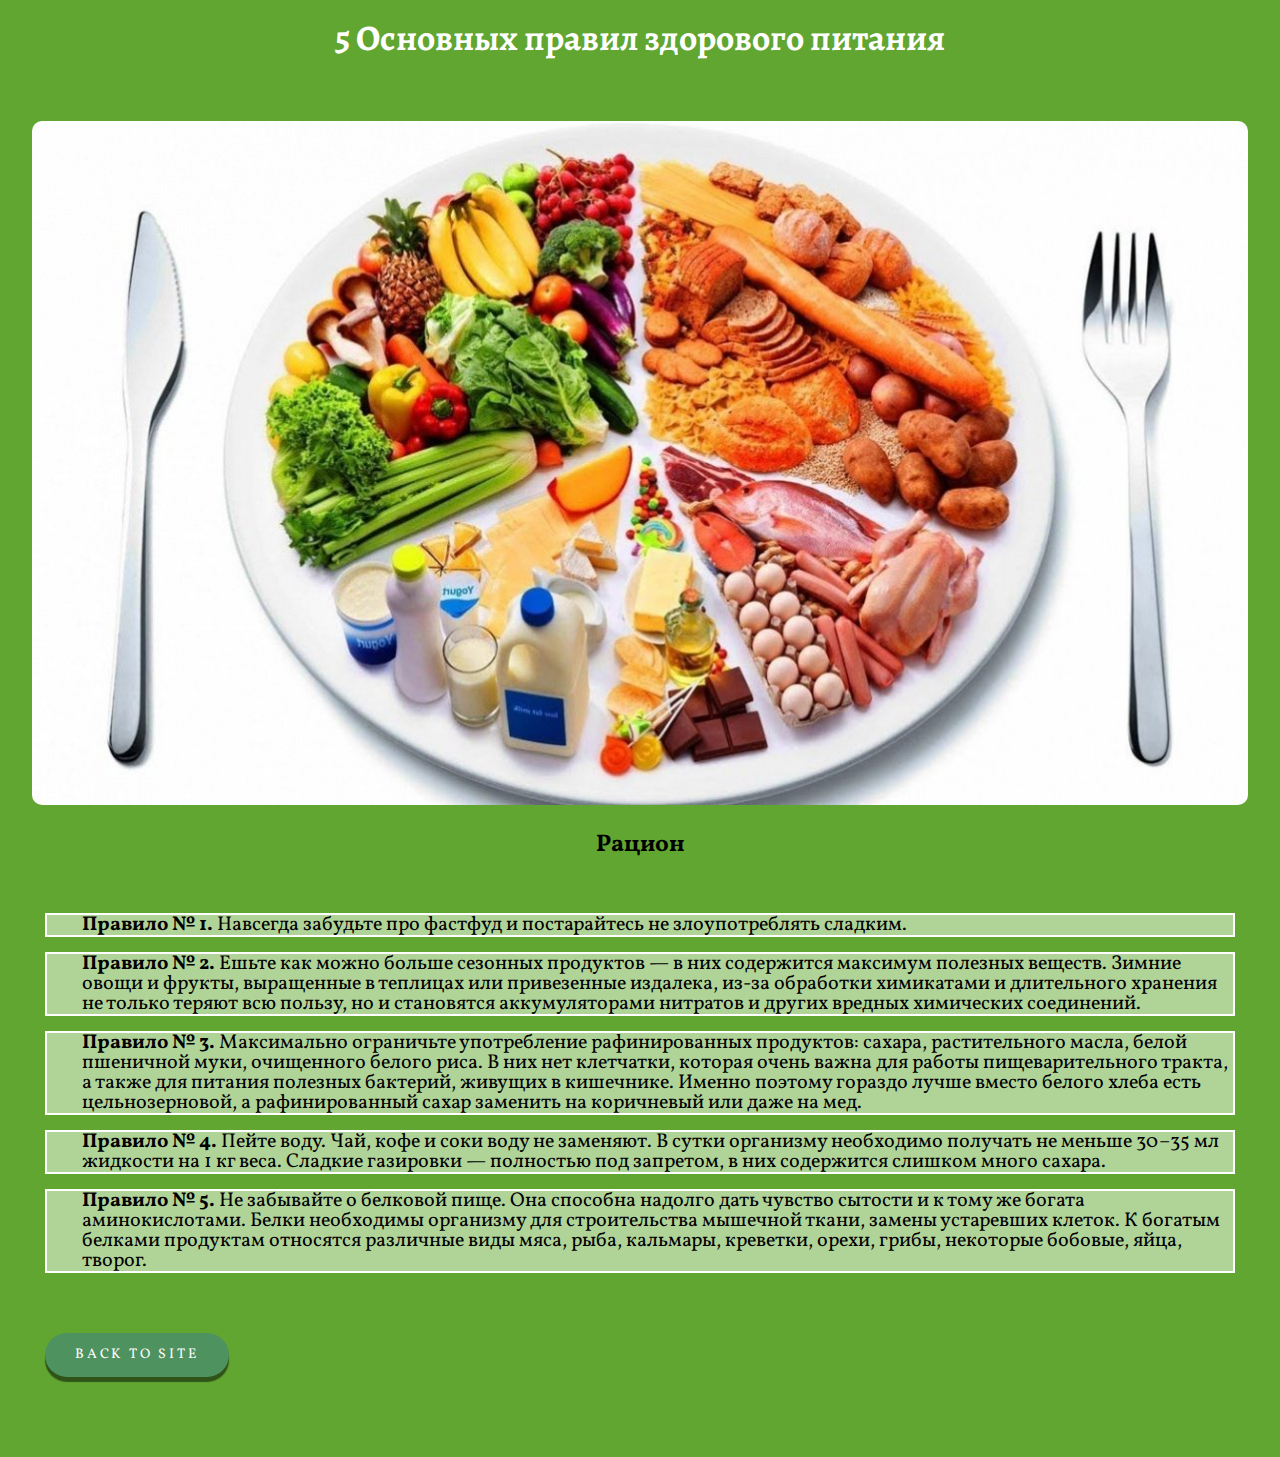
<file: matiash/index.html>
<!DOCTYPE html>
<!-- Оболочка документа, указываем язык содержимого -->
<html lang="en">
<!-- Заголовок страницы, контейнер для других важных данных (не отображается) -->

<head>
    <!-- Заголовок страницы в браузере -->
    <title>Matiash</title>
    <!-- Подключаем CSS -->
    <link rel="stylesheet" href="./css/style.css" />
    <link rel="shortcut icon" href="./favicon.png" type="image/x-icon" />
    <!-- Кодировка страницы -->
    <meta http-equiv="Content-type" content="text/html;charset=UTF-8" />
    <!-- fonts -->
    <link rel="preconnect" href="https://fonts.googleapis.com" />
    <link rel="preconnect" href="https://fonts.gstatic.com" crossorigin />
    <link href="https://fonts.googleapis.com/css2?family=Alegreya:ital,wght@1,500&family=Vollkorn&display=swap"
        rel="stylesheet" />
    <link rel="preconnect" href="https://fonts.googleapis.com" />
    <link rel="preconnect" href="https://fonts.gstatic.com" crossorigin />
    <link href="https://fonts.googleapis.com/css2?family=Alegreya:ital,wght@1,500&display=swap" rel="stylesheet" />
</head>
<!-- Отображаемое тело страницы -->

<body>
    <div class="den-content">
        <div class="den-content-top">
            <div class="den-content-top__title">5 Основных правил здорового питания</div>
        </div>
        <div class="den-content__image">
            <img src="./food.jpg" alt="" />
        </div>
        <div class="den-content-bottom">
            <div class="den-content-bottom__text">
                <p><b>Рацион</b></p>
            </div>
            <div class="den-content-bottom-info">
                <ul class="den-content-bottom-info">
                    <li class="table"><b>Правило № 1.</b> Навсегда забудьте про фастфуд и постарайтесь не злоупотреблять
                        сладким.</li>
                    <li class="table"><b>Правило № 2.</b> Ешьте как можно больше сезонных продуктов — в них содержится
                        максимум полезных
                        веществ. Зимние овощи и фрукты, выращенные в теплицах или привезенные издалека, из-за обработки
                        химикатами и длительного хранения не только теряют всю пользу, но и становятся аккумуляторами
                        нитратов и других вредных химических соединений.</li>
                    <li class="table"><b>Правило № 3.</b> Максимально ограничьте употребление рафинированных продуктов:
                        сахара, растительного
                        масла, белой пшеничной муки, очищенного белого риса. В них нет клетчатки, которая очень важна
                        для работы пищеварительного тракта, а также для питания полезных бактерий, живущих в кишечнике.
                        Именно поэтому гораздо лучше вместо белого хлеба есть цельнозерновой, а рафинированный сахар
                        заменить на коричневый или даже на мед.</li>
                    <li class="table"><b>Правило № 4.</b> Пейте воду. Чай, кофе и соки воду не заменяют. В сутки
                        организму необходимо
                        получать не меньше 30–35 мл жидкости на 1 кг веса. Сладкие газировки — полностью под запретом, в
                        них содержится слишком много сахара.</li>
                    <li class="table"><b>Правило № 5.</b> Не забывайте о белковой пище. Она способна надолго дать
                        чувство сытости и к тому же
                        богата аминокислотами. Белки необходимы организму для строительства мышечной ткани, замены
                        устаревших клеток. К богатым белками продуктам относятся различные виды мяса, рыба, кальмары,
                        креветки, орехи, грибы, некоторые бобовые, яйца, творог.</li>
                </ul>
                <a href="../index.html" class="den-content-bottom-info__link">
                    <span>Back to site</span>
                </a>
            </div>
        </div>
    </div>
</body>

</html>
</file>
<file: matiash/css/style.css>
/*Обнуление*/
*{padding: 0;margin: 0;border: 0;}
*,*:before,*:after{-moz-box-sizing: border-box;-webkit-box-sizing: border-box;box-sizing: border-box;}
:focus,:active{outline: none;}
a:focus,a:active{outline: none;}
nav,footer,header,aside{display: block;}
html,body{height:100%;width:100%;font-size:100%;line-height:1;font-size:14px;-ms-text-size-adjust:100%;-moz-text-size-adjust:100%;-webkit-text-size-adjust:100%;}
input,button,textarea{font-family:inherit;}
input::-ms-clear{display: none;}
button{cursor: pointer;}
button::-moz-focus-inner {padding:0;border:0;}
a,a:visited{text-decoration: none;}
a:hover{text-decoration: none;}
ul li{list-style: none;}
img{vertical-align: top;}
h1,h2,h3,h4,h5,h6{font-size:inherit;font-weight: inherit;}

body{
	background-color: #60A631 
}

.den-content {
	padding: 20px 0;
	margin: 0px auto;
}

.den-content-top {
	text-align: center;
	margin: 0px 0px 65px 0px;
}

.den-content-top__title {
	font-size: 36px;
	max-width: 725px;
	margin: 0px auto;
	font-family: "Alegreya", serif;
	font-weight: bold;
	color: #ffffff;
}

.den-content__image {
	border-radius: 10px;
	text-align: center;
	margin: 20px 0 20px 0;
}
.den-content__image img{
	max-width: 95%;
	border-radius: 10px;
}

.den-content-bottom {
	padding: 0px 45px;
}

.den-content-bottom__text {
	font-size: 24px;
	line-height: 40px;
	margin: 0px 0px 48px 0px;
	font-family: "Vollkorn", serif;
	font-weight: normal;
	text-align: center;
}

.den-content-bottom-info {
	margin: 0px 0px 60px 0px;
	font-family: "Vollkorn", serif;
}

.den-content-bottom-info li{
	font-size: 20px;
	margin: 0px 0px 15px 0px;
	padding: 0px 0px 0px 35px;
}
.table {
	padding: 10px;
	font-family: "Vollkorn", serif;
	font-size: 20px;
	background-color: rgba(255, 255, 255, 0.5);
	margin-bottom: 15px;
	border: 2px solid #fff;
  }
  .table:hover {
	background-color: #fff;
	transition: 0.35s cubic-bezier(0.4, 0, 0.2, 1);
  }

.den-content-bottom-info__link {
	height: 44px;
	display: inline-block;
	line-height: 44px;
	padding: 0px 30px;
	border-radius: 24px;
	background-color:#4e925f;
	-webkit-box-shadow: 0px 5px 1px rgba(0, 0, 0, 0.5);
	box-shadow: 0px 5px 1px rgba(0, 0, 0,0.5);
	color: #ffffff;
	font-size: 14px;
	text-transform: uppercase;
	letter-spacing: 2.8px;
	text-decoration: none;
}
.den-content-bottom-info__link span{
	padding: 0px;

}
.den-content-bottom-info__link:hover{
	background-color:#233f1f;
}
.den-content-bottom-info__link:active{
	position: relative;
	top: 3px;
	-webkit-box-shadow: 0px 2px 1px rgba(0, 0, 0, 0.5);
	box-shadow: 0px 2px 1px rgba(0, 0, 0,0.5);
}
</file>
